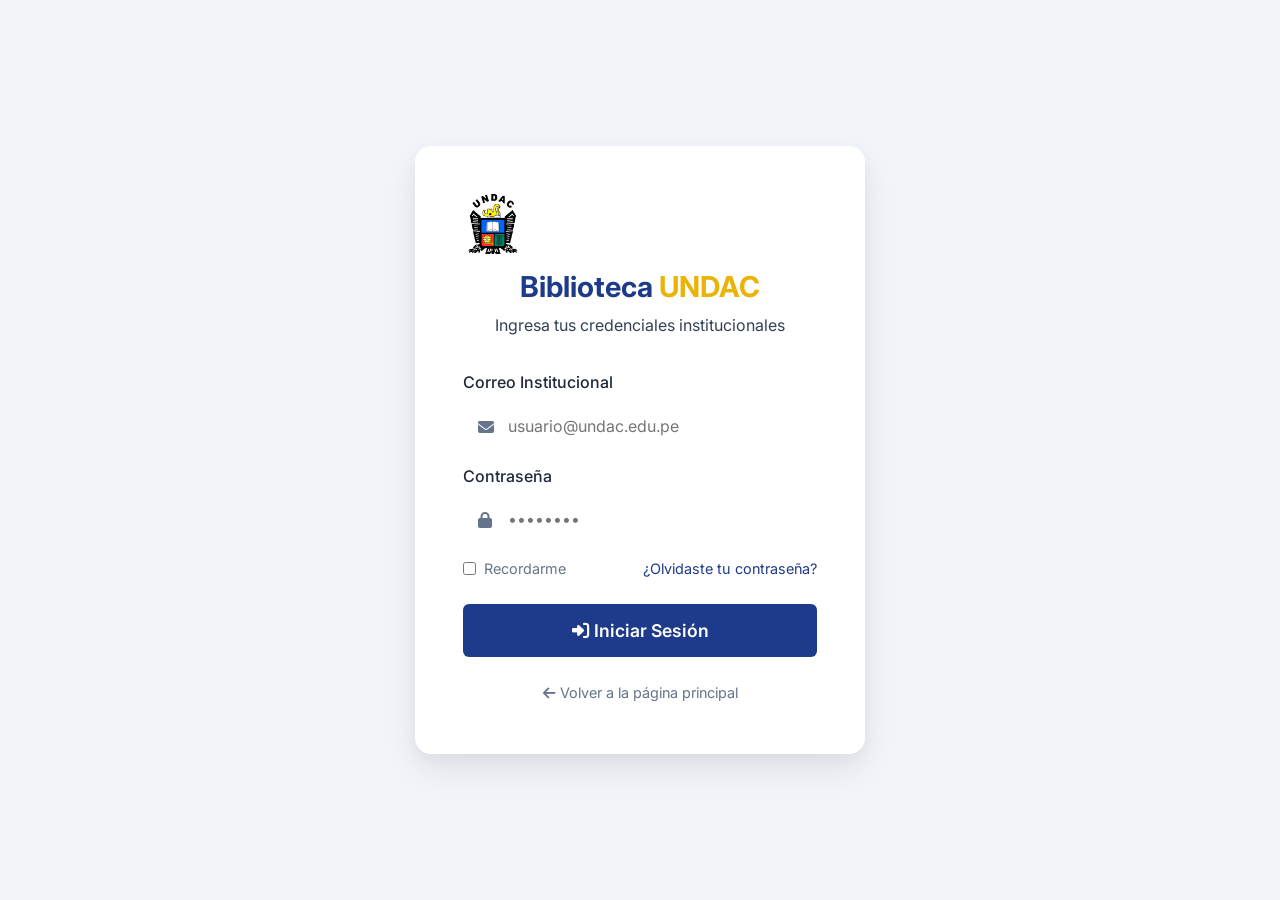
<file: templates/admin-login.html>
<!DOCTYPE html>
<html lang="es">

<head>
    <meta charset="UTF-8">
    <meta name="viewport" content="width=device-width, initial-scale=1.0">
    <title>Acceso Intranet | Sistema de Bibliotecas UNDAC</title>
    <!-- Google Fonts -->
    <link rel="preconnect" href="https://fonts.googleapis.com">
    <link rel="preconnect" href="https://fonts.gstatic.com" crossorigin>
    <link href="https://fonts.googleapis.com/css2?family=Inter:wght@300;400;500;600;700;800&display=swap"
        rel="stylesheet">
    <!-- FontAwesome for Icons -->
    <link rel="stylesheet" href="https://cdnjs.cloudflare.com/ajax/libs/font-awesome/6.4.0/css/all.min.css">
    <!-- Custom CSS -->
    <link rel="stylesheet" href="../static/css/style.css">
    <link rel="stylesheet" href="../static/css/admin.css">
    <!-- Favicon -->
    <link rel="icon" href="../static/assets/img/logo-undac.png" type="image/png">
</head>

<body class="login-body">

    <div class="login-container">
        <div class="login-header">
            <img src="../static/assets/img/logo-undac.png" alt="Logo UNDAC"
                style="height: 60px; width: auto; margin-bottom: 1rem;">
            <h2 class="login-logo">Biblioteca <span>UNDAC</span></h2>
            <p>Ingresa tus credenciales institucionales</p>
        </div>

        <form action="admin-dashboard.html" method="GET">
            <div class="form-group">
                <label for="email">Correo Institucional</label>
                <div style="position: relative;">
                    <i class="fas fa-envelope"
                        style="position: absolute; left: 15px; top: 15px; color: var(--gray-500);"></i>
                    <input type="email" id="email" class="form-control" placeholder="usuario@undac.edu.pe"
                        style="padding-left: 45px;" required>
                </div>
            </div>

            <div class="form-group">
                <label for="password">Contraseña</label>
                <div style="position: relative;">
                    <i class="fas fa-lock"
                        style="position: absolute; left: 15px; top: 15px; color: var(--gray-500);"></i>
                    <input type="password" id="password" class="form-control" placeholder="••••••••"
                        style="padding-left: 45px;" required>
                </div>
            </div>

            <div style="display: flex; justify-content: space-between; margin-bottom: 1.5rem; font-size: 0.9rem;">
                <label
                    style="display: flex; align-items: center; gap: 0.5rem; color: var(--gray-500); cursor: pointer;">
                    <input type="checkbox"> Recordarme
                </label>
                <a href="#" style="color: var(--primary);">¿Olvidaste tu contraseña?</a>
            </div>

            <button type="submit" class="btn btn-primary w-full" style="padding: 1rem; font-size: 1.1rem;"><i
                    class="fas fa-sign-in-alt"></i> Iniciar Sesión</button>
        </form>

        <a href="/" class="back-link"><i class="fas fa-arrow-left"></i> Volver a la página principal</a>
    </div>

</body>

</html>
</file>
<file: static/css/style.css>
/* =========================================
   VARIABLES & DESIGN SYSTEM
   ========================================= */
:root {
  /* Colors */
  --primary: #1E3A8A;
  /* UNDAC Blue Deep */
  --primary-light: #3B82F6;
  --secondary: #FACC15;
  /* Gold/Yellow accent */
  --secondary-dark: #EAB308;
  --dark: #0F172A;
  --light: #F8FAFC;
  --gray-100: #F1F5F9;
  --gray-200: #E2E8F0;
  --gray-500: #64748B;
  --gray-800: #1E293B;
  --text-main: #334155;

  /* Typography */
  --font-family: 'Inter', system-ui, -apple-system, sans-serif;

  /* Shadows */
  --shadow-sm: 0 2px 4px rgba(0, 0, 0, 0.02);
  --shadow-md: 0 4px 12px rgba(0, 0, 0, 0.05), 0 1px 2px rgba(0, 0, 0, 0.03);
  --shadow-lg: 0 15px 35px rgba(0, 0, 0, 0.08), 0 5px 15px rgba(0, 0, 0, 0.04);
  --shadow-hover: 0 20px 40px rgba(0, 0, 0, 0.12), 0 8px 16px rgba(0, 0, 0, 0.06);

  /* Transitions */
  --transition: all 0.3s ease-in-out;

  /* Borders */
  --radius-sm: 0.375rem;
  --radius-md: 0.5rem;
  --radius-lg: 1rem;
}

/* =========================================
   RESET & BASE STYLES
   ========================================= */
* {
  margin: 0;
  padding: 0;
  box-sizing: border-box;
}

body {
  font-family: var(--font-family);
  color: var(--text-main);
  background-color: var(--light);
  line-height: 1.6;
  overflow-x: hidden;
}

a {
  text-decoration: none;
  color: inherit;
  transition: var(--transition);
}

ul {
  list-style: none;
}

img {
  max-width: 100%;
  height: auto;
  display: block;
}

.container {
  width: 100%;
  max-width: 1200px;
  margin: 0 auto;
  padding: 0 1.5rem;
}

/* =========================================
   TYPOGRAPHY & UTILITIES
   ========================================= */
h1,
h2,
h3,
h4,
h5,
h6 {
  color: var(--dark);
  font-weight: 700;
  line-height: 1.2;
}

.section-header {
  text-align: center;
  margin-bottom: 3rem;
}

.section-header h2 {
  font-size: 2.25rem;
  margin-bottom: 0.5rem;
}

.title-line {
  height: 4px;
  width: 60px;
  background-color: var(--secondary);
  margin: 0 auto 1.5rem;
  border-radius: var(--radius-sm);
}

.section-header p {
  color: var(--gray-500);
  font-size: 1.1rem;
}

.bg-light {
  background-color: var(--gray-100);
  padding: 5rem 0;
}

section {
  padding: 5rem 0;
}

.grid-2 {
  display: grid;
  grid-template-columns: repeat(2, 1fr);
  gap: 2rem;
}

.grid-3 {
  display: grid;
  grid-template-columns: repeat(3, 1fr);
  gap: 2rem;
}

.grid-4 {
  display: grid;
  grid-template-columns: repeat(4, 1fr);
  gap: 2rem;
}

/* Buttons */
.btn {
  display: inline-block;
  padding: 0.75rem 1.5rem;
  border-radius: var(--radius-sm);
  font-weight: 600;
  cursor: pointer;
  transition: var(--transition);
  border: none;
  font-family: var(--font-family);
  text-align: center;
}

.btn-primary {
  background-color: var(--primary);
  color: white;
}

.btn-primary:hover {
  background-color: var(--primary-light);
  transform: translateY(-2px);
  box-shadow: var(--shadow-md);
}

.btn-outline {
  background-color: transparent;
  border: 2px solid var(--primary);
  color: var(--primary);
}

.btn-outline:hover {
  background-color: var(--primary);
  color: white;
}

.w-full {
  width: 100%;
}

/* =========================================
   HEADER & NAVBAR
   ========================================= */
.navbar {
  background-color: rgba(255, 255, 255, 0.95); /* Color un poco más sólido */
  position: relative; /* <-- CAMBIO PRINCIPAL */
  width: 100%;
  z-index: 1000;
  box-shadow: var(--shadow-sm);
}

.navbar-container {
  display: flex;
  justify-content: space-between;
  align-items: center;
  height: 80px;
}

.logo {
  display: flex;
  align-items: center;
  gap: 0.5rem;
}

.logo-img {
  max-height: 45px;
  width: auto;
}

.logo h2 {
  font-size: 1.5rem;
  color: var(--primary);
}

.logo span {
  color: var(--secondary-dark);
}

.nav-links {
  display: flex;
  gap: 2rem;
}

.nav-links a {
  font-weight: 500;
  color: var(--gray-800);
  position: relative;
}

.nav-links a:hover,
.nav-links a.active {
  color: var(--primary);
}

.nav-links a::after {
  content: '';
  position: absolute;
  bottom: -4px;
  left: 0;
  width: 0%;
  height: 2px;
  background-color: var(--primary);
  transition: var(--transition);
}

.nav-links a:hover::after,
.nav-links a.active::after {
  width: 100%;
}

.nav-actions {
  display: flex;
  align-items: center;
  gap: 1rem;
}

.menu-toggle {
  display: none;
  font-size: 1.5rem;
  color: var(--primary);
  cursor: pointer;
}

/* =========================================
   MENÚ DESPLEGABLE (DROPDOWN)
   ========================================= */
.nav-dropdown {
  position: relative;
  display: inline-block;
  height: 100%;
}

.nav-dropdown .dropbtn {
  display: flex;
  align-items: center;
  height: 100%;
}

.dropdown-content {
  display: none;
  position: absolute;
  top: 100%; /* Aparece justo debajo del menú */
  left: 0;
  background-color: white;
  min-width: 200px;
  box-shadow: var(--shadow-lg);
  border-radius: var(--radius-sm);
  overflow: hidden;
  z-index: 1000;
  border: 1px solid var(--gray-200);
}

.dropdown-content a {
  color: var(--gray-700);
  padding: 1rem 1.5rem;
  display: flex !important;
  align-items: center;
  gap: 0.75rem;
  font-size: 0.95rem;
  border-bottom: 1px solid var(--gray-100);
}

.dropdown-content a::after {
  display: none; /* Quitamos la línea de abajo que tienen los enlaces normales */
}

.dropdown-content a:last-child {
  border-bottom: none;
}

.dropdown-content a:hover {
  background-color: var(--gray-100);
  color: var(--primary) !important;
  padding-left: 1.8rem; /* Pequeño efecto de movimiento al hacer hover */
}

/* Mostrar el menú al pasar el mouse */
.nav-dropdown:hover .dropdown-content {
  display: block;
  animation: fadeIn 0.3s ease;
}

@keyframes fadeIn {
  from { opacity: 0; transform: translateY(-10px); }
  to { opacity: 1; transform: translateY(0); }
}

/* =========================================
   HERO SECTION
   ========================================= */
.hero {
  position: relative;
  height: 90vh;
  min-height: 600px;
  display: flex;
  align-items: center;
  background-image: url('https://images.unsplash.com/photo-1541339907198-e08756dedf3f?ixlib=rb-4.0.3&auto=format&fit=crop&w=1920&q=80');
  background-position: center;
  background-size: cover;
  background-attachment: fixed;
  margin-top: 0;
  /* Offset for fixed header */
}

.hero-overlay {
  position: absolute;
  top: 0;
  left: 0;
  width: 100%;
  height: 100%;
  background: linear-gradient(to right, rgba(15, 23, 42, 0.9), rgba(30, 58, 138, 0.6));
}

.hero-content {
  position: relative;
  z-index: 1;
  color: white;
  max-width: 800px;
}

.hero h1 {
  font-size: 3.5rem;
  color: white;
  margin-bottom: 1rem;
  animation: fadeUp 1s ease-out;
}

.hero p {
  font-size: 1.25rem;
  margin-bottom: 2.5rem;
  color: var(--gray-200);
  max-width: 600px;
  animation: fadeUp 1s ease-out 0.2s both;
}

/* Search Box in Hero */
.search-box {
  background: rgba(255, 255, 255, 0.98);
  border-radius: var(--radius-lg);
  padding: 1rem;
  box-shadow: var(--shadow-lg);
  animation: fadeUp 1s ease-out 0.4s both;
  backdrop-filter: blur(10px);
}

.search-tabs {
  display: flex;
  border-bottom: 1px solid var(--gray-200);
  margin-bottom: 1rem;
  padding: 0 1rem;
}

.search-tabs button {
  background: none;
  border: none;
  padding: 0.75rem 1.5rem;
  font-size: 0.9rem;
  font-weight: 600;
  color: var(--gray-500);
  cursor: pointer;
  border-bottom: 2px solid transparent;
  margin-bottom: -1px;
}

.search-tabs button.active {
  color: var(--primary);
  border-bottom-color: var(--primary);
}

.search-input-container {
  display: flex;
  padding: 0 0.5rem 0.5rem;
  gap: 0.5rem;
}

.search-input-container input {
  flex: 1;
  padding: 1.25rem 1.5rem;
  border: 1px solid var(--gray-200);
  border-radius: var(--radius-md);
  font-size: 1.05rem;
  background-color: var(--gray-100);
  font-family: inherit;
  outline: none;
  transition: var(--transition);
}

.search-input-container input:focus {
  border-color: var(--primary);
  box-shadow: 0 0 0 4px rgba(59, 130, 246, 0.15);
  background-color: white;
}

/* =========================================
   QUICK LINKS SECTION
   ========================================= */
.quick-links {
  position: relative;
  z-index: 10;
  padding-bottom: 5rem;
  background: linear-gradient(to bottom, #1E293B, var(--light) 250px);
  padding-top: 4rem;
}

.quick-card {
  background: white;
  padding: 2rem;
  border-radius: var(--radius-md);
  box-shadow: var(--shadow-md);
  text-align: center;
  transition: var(--transition);
  border-top: 4px solid transparent;
}

.quick-card:hover {
  transform: translateY(-10px);
  box-shadow: var(--shadow-hover);
  border-top-color: var(--secondary);
}

.icon-wrapper {
  width: 70px;
  height: 70px;
  background-color: rgba(30, 58, 138, 0.05);
  border-radius: 50%;
  display: flex;
  align-items: center;
  justify-content: center;
  margin: 0 auto 1.5rem;
  transition: var(--transition);
}

.quick-card:hover .icon-wrapper {
  background-color: var(--primary);
  color: white;
}

.icon-wrapper i {
  font-size: 1.75rem;
  color: var(--primary);
  transition: var(--transition);
}

.quick-card:hover .icon-wrapper i {
  color: var(--secondary);
}

.quick-card h3 {
  font-size: 1.25rem;
  margin-bottom: 0.75rem;
}

.quick-card p {
  color: var(--gray-500);
  font-size: 0.95rem;
}

/* =========================================
   SERVICES SECTION
   ========================================= */
.service-card {
  background: white;
  border-radius: var(--radius-md);
  overflow: hidden;
  box-shadow: var(--shadow-md);
  transition: var(--transition);
  height: 100%;
  display: flex;
  flex-direction: column;
}

.service-card:hover {
  transform: translateY(-5px);
  box-shadow: var(--shadow-hover);
}

.service-card img {
  width: 100%;
  height: 200px;
  object-fit: cover;
  transition: transform 0.5s ease;
}

.service-card:hover img {
  transform: scale(1.05);
}

.service-content {
  padding: 1.5rem;
  flex: 1;
  display: flex;
  flex-direction: column;
}

.service-content h3 {
  margin-bottom: 0.75rem;
  font-size: 1.25rem;
}

.service-content p {
  color: var(--gray-500);
  margin-bottom: 1.5rem;
  flex: 1;
}

.btn-link {
  color: var(--primary);
  font-weight: 600;
  display: inline-flex;
  align-items: center;
  gap: 0.5rem;
}

.btn-link i {
  transition: transform 0.3s ease;
}

.btn-link:hover i {
  transform: translateX(5px);
}

/* =========================================
   NEWS & EVENTS SECTION
   ========================================= */
.news-main {
  background: white;
  border-radius: var(--radius-md);
  overflow: hidden;
  box-shadow: var(--shadow-md);
  transition: var(--transition);
}

.news-main:hover {
  box-shadow: var(--shadow-hover);
}

.news-img {
  height: 300px;
  background-position: center;
  background-size: cover;
}

.news-content {
  padding: 2rem;
}

.badge {
  display: inline-block;
  padding: 0.25rem 0.75rem;
  border-radius: 50px;
  font-size: 0.75rem;
  font-weight: 700;
  text-transform: uppercase;
  background-color: var(--primary);
  color: white;
  margin-bottom: 1rem;
}

.badge-outline {
  background-color: transparent;
  border: 1px solid var(--primary);
  color: var(--primary);
}

.news-main h3 {
  font-size: 1.5rem;
  margin-bottom: 1rem;
}

.news-main p {
  color: var(--gray-500);
  margin-bottom: 1rem;
}

.date {
  font-size: 0.9rem;
  color: var(--gray-500);
  font-weight: 500;
}

.news-list {
  display: flex;
  flex-direction: column;
  gap: 1rem;
}

.news-item {
  display: flex;
  background: white;
  border-radius: var(--radius-md);
  overflow: hidden;
  box-shadow: var(--shadow-sm);
}

.news-item:hover {
  box-shadow: var(--shadow-md);
  transform: translateX(5px);
}

.news-item-img {
  width: 120px;
  min-height: 120px;
  background-position: center;
  background-size: cover;
}

.news-item-content {
  padding: 1rem 1.5rem;
  flex: 1;
}

.news-item-content h4 {
  font-size: 1.1rem;
  margin: 0.5rem 0;
}

.view-all {
  margin-top: 1rem;
}

/* =========================================
   FOOTER
   ========================================= */
.footer {
  background-color: var(--dark);
  color: var(--gray-200);
  padding-top: 4rem;
}

.footer-top {
  margin-bottom: 3rem;
}

.footer-logo {
  color: white;
  margin-bottom: 1rem;
}

.footer-logo span {
  color: var(--secondary);
}

.footer-col h3 {
  color: white;
  font-size: 1.25rem;
  margin-bottom: 1.5rem;
  position: relative;
  padding-bottom: 0.5rem;
}

.footer-col h3::after {
  content: '';
  position: absolute;
  bottom: 0;
  left: 0;
  width: 30px;
  height: 2px;
  background-color: var(--secondary);
}

.footer-col p {
  margin-bottom: 1rem;
  color: var(--gray-200);
}

.footer-col ul {
  display: flex;
  flex-direction: column;
  gap: 0.75rem;
}

.footer-col ul a {
  color: var(--gray-200);
}

.footer-col ul a:hover {
  color: var(--secondary);
  padding-left: 5px;
}

.footer-col li i {
  margin-right: 0.5rem;
  color: var(--secondary);
}

.social-links {
  display: flex;
  gap: 1rem;
  margin-top: 1.5rem;
}

.social-links a {
  width: 36px;
  height: 36px;
  background-color: rgba(255, 255, 255, 0.1);
  display: flex;
  align-items: center;
  justify-content: center;
  border-radius: 50%;
  color: white;
}

.social-links a:hover {
  background-color: var(--secondary);
  color: var(--dark);
  transform: translateY(-3px);
}

.footer-bottom {
  border-top: 1px solid rgba(255, 255, 255, 0.1);
  padding: 1.5rem 0;
  display: flex;
  justify-content: space-between;
  align-items: center;
  font-size: 0.9rem;
  color: var(--gray-500);
}

.footer-bottom-links {
  display: flex;
  gap: 1.5rem;
}

.footer-bottom-links a:hover {
  color: white;
}

/* =========================================
   ANIMATIONS
   ========================================= */
@keyframes fadeUp {
  from {
    opacity: 0;
    transform: translateY(20px);
  }

  to {
    opacity: 1;
    transform: translateY(0);
  }
}

/* =========================================
   RESPONSIVE DESIGN
   ========================================= */
@media (max-width: 1024px) {
  .grid-4 {
    grid-template-columns: repeat(2, 1fr);
  }

  .grid-3 {
    grid-template-columns: repeat(2, 1fr);
  }
}

@media (max-width: 768px) {

  .grid-2,
  .grid-3,
  .grid-4 {
    grid-template-columns: 1fr;
  }

  .nav-links,
  .nav-actions .btn {
    display: none;
  }

  .menu-toggle {
    display: block;
  }

  .hero h1 {
    font-size: 2.5rem;
  }

  .hero p {
    font-size: 1.1rem;
  }

  .quick-links {
    margin-top: 2rem;
    padding-bottom: 2rem;
  }

  .footer-bottom {
    flex-direction: column;
    gap: 1rem;
    text-align: center;
  }
}

@media (max-width: 480px) {
  .hero h1 {
    font-size: 2rem;
  }

  .search-tabs {
    display: none;
  }

  /* Simplified search on mobile */
  .search-input-container {
    flex-direction: column;
  }

  .news-item {
    flex-direction: column;
  }

  .news-item-img {
    width: 100%;
    height: 200px;
  }
}


/* =========================================
   CATALOGO & LIBRO DETALLE
   ========================================= */
.page-header {
  background-color: var(--primary);
  color: white;
  padding: 60px 0;
  text-align: center;
}

.page-header h1 {
  color: white;
  margin-bottom: 1rem;
}

.page-header p {
  color: var(--gray-200);
  max-width: 600px;
  margin: 0 auto;
}

.catalog-section {
  padding: 4rem 0;
}

.catalog-container {
  display: flex;
  gap: 2rem;
}

.sidebar {
  width: 280px;
  flex-shrink: 0;
}

.catalog-main {
  flex: 1;
}

.filter-box {
  background: white;
  padding: 1.5rem;
  border-radius: var(--radius-md);
  box-shadow: var(--shadow-sm);
  margin-bottom: 1.5rem;
}

.filter-box h3 {
  margin-bottom: 1rem;
  font-size: 1.1rem;
  border-bottom: 1px solid var(--gray-200);
  padding-bottom: 0.5rem;
}

.filter-box ul {
  display: flex;
  flex-direction: column;
  gap: 0.5rem;
}

.filter-box label {
  display: flex;
  align-items: center;
  gap: 0.5rem;
  cursor: pointer;
}

.catalog-header-actions {
  display: flex;
  justify-content: space-between;
  align-items: center;
  margin-bottom: 2rem;
}

.book-card {
  background: white;
  border-radius: var(--radius-md);
  overflow: hidden;
  box-shadow: var(--shadow-sm);
  transition: var(--transition);
  display: flex;
  flex-direction: column;
  position: relative;
}

.book-card:hover {
  transform: translateY(-5px);
  box-shadow: var(--shadow-hover);
}

.book-card img {
  transition: transform 0.5s ease;
  width: 100%;
  height: 280px;
  object-fit: cover;
}

.book-card:hover img {
  transform: scale(1.05);
}

.book-badge-disponible {
  position: absolute;
  top: 10px;
  right: 10px;
  background: var(--secondary);
  color: var(--dark);
  padding: 0.25rem 0.5rem;
  font-size: 0.75rem;
  font-weight: bold;
  border-radius: var(--radius-sm);
  z-index: 2;
}

.book-badge-prestado {
  position: absolute;
  top: 10px;
  right: 10px;
  background: #ef4444;
  color: white;
  padding: 0.25rem 0.5rem;
  font-size: 0.75rem;
  font-weight: bold;
  border-radius: var(--radius-sm);
  z-index: 2;
}

.book-card-content {
  padding: 1.5rem;
  flex: 1;
  display: flex;
  flex-direction: column;
  z-index: 1;
  background: white;
}

.book-card-category {
  color: var(--primary);
  font-size: 0.8rem;
  font-weight: 600;
  text-transform: uppercase;
  margin-bottom: 0.5rem;
}

.book-card-title {
  font-size: 1.1rem;
  margin-bottom: 0.5rem;
}

.book-card-author {
  color: var(--gray-500);
  font-size: 0.9rem;
  margin-bottom: 1rem;
  flex: 1;
}

.pagination {
  display: flex;
  justify-content: center;
  gap: 0.5rem;
}

.page-btn {
  width: 40px;
  height: 40px;
  display: flex;
  align-items: center;
  justify-content: center;
  background: white;
  border: 1px solid var(--gray-200);
  border-radius: var(--radius-sm);
  color: var(--gray-500);
}

.page-btn.active {
  background: var(--primary);
  border: 1px solid var(--primary);
  color: white;
  font-weight: bold;
}

@media (max-width: 768px) {
  .catalog-container {
    flex-direction: column;
  }

  .sidebar {
    width: 100% !important;
  }
}

/* Book Detail */
.breadcrumb {
  background: var(--light);
  padding: 40px 0 20px;
  border-bottom: 1px solid var(--gray-200);
  font-size: 0.9rem;
  color: var(--gray-500);
}

.breadcrumb a {
  color: var(--primary);
}

.breadcrumb i {
  font-size: 0.7rem;
  margin: 0 0.5rem;
}

.breadcrumb span.current {
  color: var(--dark);
}

.book-detail-section {
  padding: 4rem 0;
}

.book-detail-grid {
  align-items: start;
  gap: 4rem;
}

.book-sticky-sidebar {
  position: sticky;
  top: 120px;
}

.book-cover-panel {
  background: white;
  padding: 2rem;
  border-radius: var(--radius-md);
  box-shadow: var(--shadow-md);
  text-align: center;
  margin-bottom: 2rem;
}

.book-cover-panel img {
  max-width: 100%;
  height: auto;
  border-radius: var(--radius-sm);
  box-shadow: var(--shadow-sm);
  margin: 0 auto 1.5rem;
}

.book-status {
  display: inline-block;
  background: var(--secondary);
  color: var(--dark);
  padding: 0.5rem 1rem;
  font-weight: bold;
  border-radius: var(--radius-sm);
  margin-bottom: 1.5rem;
}

.book-info-category {
  color: var(--primary);
  font-weight: 600;
  text-transform: uppercase;
  letter-spacing: 1px;
}

.book-info-title {
  font-size: 2.5rem;
  margin: 0.5rem 0 1rem;
}

.book-info-author {
  font-size: 1.2rem;
  color: var(--gray-500);
  margin-bottom: 2rem;
}

.book-info-panel {
  background: white;
  border-radius: var(--radius-md);
  box-shadow: var(--shadow-sm);
  padding: 2rem;
  margin-bottom: 2rem;
}

.book-info-panel h3 {
  margin-bottom: 1rem;
  border-bottom: 1px solid var(--gray-200);
  padding-bottom: 0.5rem;
}

.book-info-panel p {
  color: var(--gray-500);
  line-height: 1.8;
}

.book-details-grid {
  display: grid;
  grid-template-columns: 1fr 2fr;
  gap: 1rem;
  font-size: 0.95rem;
}

.book-details-label {
  color: var(--gray-500);
  font-weight: 600;
}


/* =========================================
   TOP BAR (ENLACES INSTITUCIONALES)
   ========================================= */
.top-bar {
  background-color: var(--primary);
  color: white;
  padding: 0.5rem 0;
  font-size: 0.8rem;
}

.top-bar .container {
  display: flex;
  justify-content: space-between;
  align-items: center;
}

.top-bar-links {
  display: flex;
  gap: 1.5rem;
  align-items: center;
  overflow-x: auto;
  white-space: nowrap;
  padding-bottom: 2px;
}

.top-bar-links::-webkit-scrollbar {
  display: none;
}

.top-bar-links a {
  color: rgba(255, 255, 255, 0.9);
  display: flex;
  align-items: center;
  gap: 0.4rem;
  transition: var(--transition);
}

.top-bar-links a:hover {
  color: var(--secondary);
}

.top-bar-links a.pagalo-link {
  background-color: #EF4444;
  color: white;
  padding: 0.2rem 0.6rem;
  border-radius: var(--radius-sm);
  font-weight: 600;
}

.top-bar-links a.pagalo-link:hover {
  background-color: #DC2626;
  color: white;
}

.top-bar-social {
  display: flex;
  gap: 1rem;
  align-items: center;
}

.top-bar-social a {
  color: white;
  opacity: 0.8;
  transition: var(--transition);
}

.top-bar-social a:hover {
  opacity: 1;
  color: var(--secondary);
}

/* Ajuste del navbar cuando hay top-bar 
.navbar.has-top-bar {
  top: 38px;
}*/

@media (max-width: 768px) {
  .top-bar .container {
    flex-direction: column;
    gap: 0.5rem;
  }

  .navbar.has-top-bar {
    top: 68px;
  }
}


/* =========================================
   CARRUSEL SWIPER
   ========================================= */
.swiper-container {
  width: 100%;
  padding: 2rem 0;
  overflow: hidden;
}

.swiper-slide {
  height: auto;
  display: flex;
  justify-content: center;
}

.swiper-pagination-bullet-active {
  background: var(--secondary);
}

.swiper-button-next,
.swiper-button-prev {
  color: var(--primary);
  background: white;
  width: 40px;
  height: 40px;
  border-radius: 50%;
  box-shadow: 0 4px 6px rgba(0, 0, 0, 0.1);
}

.swiper-button-next::after,
.swiper-button-prev::after {
  font-size: 1.2rem;
  font-weight: bold;
}

/* =========================================
   BÚSQUEDA INTELIGENTE DROPDOWN
   ========================================= */
.search-input-container {
  position: relative;
}

.search-dropdown {
  position: absolute;
  top: calc(100% + 5px);
  left: 0;
  right: 0;
  background: white;
  border-radius: var(--radius-md);
  box-shadow: var(--shadow-lg);
  z-index: 100;
  display: none;
  overflow: hidden;
}

.search-dropdown.active {
  display: block;
  animation: fadeIn 0.3s ease;
}

.search-dropdown ul {
  list-style: none;
}

.search-dropdown li {
  padding: 0.75rem 1rem;
  cursor: pointer;
  border-bottom: 1px solid var(--gray-100);
  color: var(--gray-700);
  transition: var(--transition);
  display: flex;
  align-items: center;
  gap: 0.5rem;
  text-align: left;
}

.search-dropdown li:last-child {
  border-bottom: none;
}

.search-dropdown li:hover {
  background: var(--gray-100);
  color: var(--primary);
}

.search-dropdown li i {
  color: var(--gray-500);
}

/* Animación desvanecimiento para filtros (Catálogo) */
.book-card {
  transition: opacity 0.4s ease, transform 0.4s ease;
  display: block;
}

.book-card.hidden {
  opacity: 0;
  transform: scale(0.95);
  pointer-events: none;
  position: absolute;
  visibility: hidden;
}

/* =========================================
   SCROLLED NAVBAR FIX
   ========================================= */
.navbar.scrolled {
  background-color: #ffffff !important;
  box-shadow: var(--shadow-md) !important;
  padding: 0.5rem 0 !important;
}

.navbar.scrolled .nav-links a {
  color: var(--gray-700) !important;
}

.navbar.scrolled .nav-links a:hover,
.navbar.scrolled .nav-links a.active {
  color: var(--primary) !important;
}

.navbar.scrolled .logo h2 {
  color: var(--primary) !important;
}

.navbar.scrolled .logo-img {
  filter: none !important;
}

/* =========================================
   VIDEOTECA (ESTILO USIL / NETFLIX)
   ========================================= */
.videoteca-body {
  background-color: #0b0f19;
  /* Fondo oscuro elegante */
  color: white;
}

.videoteca-hero {
  position: relative;
  width: 100%;
  height: 60vh;
  display: flex;
  align-items: center;
  justify-content: center;
  background: url('https://images.unsplash.com/photo-1516321497487-e288fb19713f?ixlib=rb-4.0.3&auto=format&fit=crop&w=1920&q=80') center/cover no-repeat;
}

.videoteca-hero::before {
  content: '';
  position: absolute;
  top: 0;
  left: 0;
  width: 100%;
  height: 100%;
  background: linear-gradient(to top, #0b0f19 0%, rgba(11, 15, 25, 0.4) 100%);
}

.videoteca-hero-content {
  position: relative;
  z-index: 2;
  text-align: center;
  max-width: 800px;
  padding: 2rem;
}

.videoteca-hero-content h1 {
  font-size: 3rem;
  font-weight: 800;
  margin-bottom: 1rem;
  text-shadow: 0 4px 10px rgba(0, 0, 0, 0.5);
}

.play-btn-large {
  background-color: var(--primary);
  color: white;
  border: none;
  border-radius: 50px;
  padding: 1rem 2.5rem;
  font-size: 1.25rem;
  font-weight: bold;
  cursor: pointer;
  display: inline-flex;
  align-items: center;
  gap: 0.75rem;
  box-shadow: 0 4px 15px rgba(29, 78, 216, 0.4);
  transition: transform 0.3s ease, background 0.3s ease;
}

.play-btn-large:hover {
  transform: scale(1.05);
  background-color: #1e40af;
}

/* Grilla de videos */
.video-section {
  padding: 4rem 0;
}

.video-section h2 {
  font-size: 1.75rem;
  margin-bottom: 2rem;
  border-left: 4px solid var(--secondary);
  padding-left: 1rem;
}

.video-grid {
  display: grid;
  grid-template-columns: repeat(auto-fill, minmax(280px, 1fr));
  gap: 1.5rem;
}

.video-card {
  background: #1e293b;
  border-radius: 8px;
  overflow: hidden;
  transition: transform 0.3s ease, box-shadow 0.3s ease;
  cursor: pointer;
}

.video-card:hover {
  transform: translateY(-5px);
  box-shadow: 0 10px 20px rgba(0, 0, 0, 0.3);
}

.video-thumb {
  position: relative;
  width: 100%;
  aspect-ratio: 16/9;
}

.video-thumb img {
  width: 100%;
  height: 100%;
  object-fit: cover;
}

.video-duration {
  position: absolute;
  bottom: 8px;
  right: 8px;
  background: rgba(0, 0, 0, 0.8);
  color: white;
  padding: 0.2rem 0.5rem;
  border-radius: 4px;
  font-size: 0.8rem;
}

.video-play-icon {
  position: absolute;
  top: 50%;
  left: 50%;
  transform: translate(-50%, -50%);
  background: rgba(29, 78, 216, 0.8);
  color: white;
  width: 40px;
  height: 40px;
  border-radius: 50%;
  display: flex;
  align-items: center;
  justify-content: center;
  opacity: 0;
  transition: opacity 0.3s ease;
}

.video-card:hover .video-play-icon {
  opacity: 1;
}

.video-info {
  padding: 1rem;
}

.video-info h3 {
  font-size: 1.1rem;
  margin-bottom: 0.5rem;
  line-height: 1.3;
}

.video-info p {
  color: #94a3b8;
  font-size: 0.9rem;
}
/* =========================================
   VIDEOTECA NAVBAR & UTILS
   ========================================= */
.videoteca-navbar { background-color: #0f172a !important; border-bottom: 1px solid #1e293b; }
.videoteca-navbar .logo-img { filter: brightness(0) invert(1); }
.videoteca-navbar .logo h2 { color: white; }
.videoteca-navbar .nav-links a { color: #cbd5e1; }
.videoteca-navbar .nav-links a.active { color: white; border-bottom-color: var(--secondary); }
.videoteca-subtitle { color: var(--secondary); font-weight: 700; text-transform: uppercase; letter-spacing: 2px; }
.videoteca-hero-desc { font-size: 1.1rem; margin-bottom: 2rem; color: #e2e8f0; }

.flex-between { display: flex; justify-content: space-between; align-items: center; }
.flex-gap-1 { display: flex; gap: 1rem; flex-wrap: wrap; }
.admin-search-dark { background: #1e293b; max-width: 400px; width: 100%; }
.admin-search-dark input { color: white; }
.admin-search-dark button { background: transparent; color: white; border: none; }
.dark-select { padding: 0.75rem 1rem; border-radius: 8px; background: #1e293b; color: white; border: 1px solid #334155; }

.footer-dark { background-color: #020617; border-top: 1px solid #1e293b; color: #94a3b8; }
.footer-dark-content { display: flex; justify-content: center; align-items: center; padding: 2rem 0; flex-direction: column; gap: 1rem; }
.footer-logo-dim { width: 50px; opacity: 0.5; }
</file>
<file: static/css/admin.css>
/* =========================================
   ADMIN PANEL STYLES
   ========================================= */

body.admin-body {
    background-color: var(--gray-100);
}

.admin-layout {
    display: flex;
    min-height: 100vh;
}

/* Sidebar Admin */
.admin-sidebar {
    width: 260px;
    background-color: var(--dark);
    color: white;
    display: flex;
    flex-direction: column;
    position: fixed;
    height: 100vh;
    left: 0;
    top: 0;
    z-index: 100;
}

.admin-logo {
    padding: 1.5rem;
    border-bottom: 1px solid rgba(255, 255, 255, 0.1);
}

.admin-logo h2 {
    color: white;
    font-size: 1.25rem;
}

.admin-logo span {
    color: var(--secondary);
}

.admin-logo-desc {
    font-size: 0.8rem;
    color: var(--gray-500);
}

.admin-nav {
    flex: 1;
    padding: 1.5rem 0;
    display: flex;
    flex-direction: column;
    gap: 0.5rem;
}

.admin-nav a {
    display: flex;
    align-items: center;
    gap: 1rem;
    padding: 0.75rem 1.5rem;
    color: var(--gray-200);
    transition: var(--transition);
}

.admin-nav a:hover,
.admin-nav a.active {
    background-color: rgba(255, 255, 255, 0.1);
    color: var(--secondary);
    border-left: 4px solid var(--secondary);
}

.admin-nav a i {
    width: 20px;
    text-align: center;
}

.admin-user {
    padding: 1.5rem;
    border-top: 1px solid rgba(255, 255, 255, 0.1);
    display: flex;
    align-items: center;
    gap: 1rem;
}

.user-avatar {
    width: 40px;
    height: 40px;
    background-color: var(--primary);
    border-radius: 50%;
    display: flex;
    align-items: center;
    justify-content: center;
    font-weight: bold;
    color: white;
}

.user-info p {
    font-weight: 600;
    font-size: 0.9rem;
}

.user-info a {
    color: var(--gray-500);
    font-size: 0.8rem;
    display: flex;
    align-items: center;
    gap: 0.25rem;
    margin-top: 0.25rem;
}

/* Main Content Admin */
.admin-main {
    flex: 1;
    margin-left: 260px;
    padding: 2rem;
}

.admin-header {
    display: flex;
    justify-content: space-between;
    align-items: center;
    margin-bottom: 2rem;
    background: white;
    padding: 1rem 2rem;
    border-radius: var(--radius-md);
    box-shadow: var(--shadow-sm);
}

.admin-header-title h2 {
    font-size: 1.5rem;
    margin-bottom: 0.25rem;
}

.admin-header-title p {
    color: var(--gray-500);
    font-size: 0.9rem;
}

/* Stat Cards */
.stat-grid {
    display: grid;
    grid-template-columns: repeat(4, 1fr);
    gap: 1.5rem;
    margin-bottom: 2rem;
}

.stat-card {
    background: white;
    padding: 1.5rem;
    border-radius: var(--radius-md);
    box-shadow: var(--shadow-sm);
    display: flex;
    align-items: center;
    justify-content: space-between;
    border-left: 4px solid var(--primary);
}

.stat-info h4 {
    color: var(--gray-500);
    font-size: 0.9rem;
    margin-bottom: 0.5rem;
    font-weight: 500;
}

.stat-info p {
    font-size: 1.75rem;
    font-weight: 700;
    color: var(--dark);
}

.stat-icon {
    width: 50px;
    height: 50px;
    background-color: rgba(30, 58, 138, 0.1);
    border-radius: 50%;
    display: flex;
    align-items: center;
    justify-content: center;
    color: var(--primary);
    font-size: 1.5rem;
}

.stat-card.stat-success {
    border-left-color: #10B981;
}

.stat-card.stat-success .stat-icon {
    background-color: rgba(16, 185, 129, 0.1);
    color: #10B981;
}

.stat-card.stat-warning {
    border-left-color: #F59E0B;
}

.stat-card.stat-warning .stat-icon {
    background-color: rgba(245, 158, 11, 0.1);
    color: #F59E0B;
}

.stat-card.stat-danger {
    border-left-color: #EF4444;
}

.stat-card.stat-danger .stat-icon {
    background-color: rgba(239, 68, 68, 0.1);
    color: #EF4444;
}

/* Panels and Tables */
.admin-panel {
    background: white;
    border-radius: var(--radius-md);
    box-shadow: var(--shadow-sm);
    padding: 1.5rem;
    margin-bottom: 2rem;
}

.panel-header {
    display: flex;
    justify-content: space-between;
    align-items: center;
    margin-bottom: 1.5rem;
    padding-bottom: 1rem;
    border-bottom: 1px solid var(--gray-200);
}

.panel-header h3 {
    font-size: 1.1rem;
}

.panel-header a {
    color: var(--primary);
    font-size: 0.9rem;
    font-weight: 500;
}

.panel-header-actions {
    display: flex;
    justify-content: space-between;
    align-items: center;
    margin-bottom: 2rem;
}

.search-admin {
    display: flex;
    gap: 0.5rem;
    width: 400px;
}

.search-admin input {
    flex: 1;
    padding: 0.75rem 1rem;
    border: 1px solid var(--gray-200);
    border-radius: var(--radius-sm);
    outline: none;
}

.search-admin input:focus {
    border-color: var(--primary);
    box-shadow: 0 0 0 3px rgba(30, 58, 138, 0.1);
}

/* Tables */
.admin-table {
    width: 100%;
    border-collapse: collapse;
}

.admin-table th,
.admin-table td {
    padding: 1.2rem 1rem;
    text-align: left;
    border-bottom: 1px solid var(--gray-200);
}

.admin-table th {
    color: var(--gray-500);
    font-weight: 600;
    font-size: 0.9rem;
    text-transform: uppercase;
    letter-spacing: 0.5px;
    background: var(--gray-100);
}

.admin-table tr:hover {
    background-color: #F8FAFC;
}

.status-badge {
    padding: 0.25rem 0.75rem;
    border-radius: 50px;
    font-size: 0.8rem;
    font-weight: 600;
}

.status-active {
    background-color: #D1FAE5;
    color: #065F46;
}

.status-pending {
    background-color: #FEF3C7;
    color: #92400E;
}

.action-btns {
    display: flex;
    gap: 0.5rem;
}

.btn-icon {
    width: 32px;
    height: 32px;
    border-radius: var(--radius-sm);
    border: none;
    cursor: pointer;
    display: flex;
    align-items: center;
    justify-content: center;
    transition: var(--transition);
}

.btn-edit {
    background-color: #E0E7FF;
    color: var(--primary);
}

.btn-edit:hover {
    background-color: var(--primary);
    color: white;
}

.btn-delete {
    background-color: #FEE2E2;
    color: #EF4444;
}

.btn-delete:hover {
    background-color: #EF4444;
    color: white;
}

.book-img-thumb {
    width: 40px;
    height: 55px;
    object-fit: cover;
    border-radius: 4px;
    box-shadow: var(--shadow-sm);
}

/* Login Admin */
.login-body {
    background-color: var(--gray-100);
    display: flex;
    align-items: center;
    justify-content: center;
    min-height: 100vh;
}

.login-container {
    width: 100%;
    max-width: 450px;
    background: white;
    border-radius: var(--radius-lg);
    padding: 3rem;
    box-shadow: var(--shadow-lg);
    animation: fadeUp 0.5s ease-out;
}

.login-header {
    text-align: center;
    margin-bottom: 2rem;
}

.login-logo {
    color: var(--primary);
    font-size: 1.8rem;
    margin-bottom: 0.5rem;
}

.login-logo span {
    color: var(--secondary-dark);
}

.form-group {
    margin-bottom: 1.5rem;
}

.form-group label {
    display: block;
    margin-bottom: 0.5rem;
    font-weight: 500;
    color: var(--gray-800);
}

.form-control {
    width: 100%;
    padding: 0.8rem 1rem;
    border: 1px solid var(--gray-200);
    border-radius: var(--radius-sm);
    font-family: inherit;
    font-size: 1rem;
    outline: none;
    transition: var(--transition);
}

.form-control:focus {
    border-color: var(--primary);
    box-shadow: 0 0 0 3px rgba(30, 58, 138, 0.1);
}

.back-link {
    display: inline-block;
    margin-top: 1.5rem;
    text-align: center;
    width: 100%;
    color: var(--gray-500);
    font-size: 0.9rem;
}

.back-link:hover {
    color: var(--primary);
}

/* Pagination Admin */
.admin-pagination {
    display: flex;
    justify-content: space-between;
    align-items: center;
    margin-top: 2rem;
    border-top: 1px solid var(--gray-200);
    padding-top: 1.5rem;
}

.admin-pagination p {
    color: var(--gray-500);
    font-size: 0.9rem;
}

.admin-pagination-btns {
    display: flex;
    gap: 0.5rem;
}

.admin-btn-page {
    padding: 0.5rem 1rem;
    font-size: 0.9rem;
}

.admin-btn-page.active {
    background: var(--primary);
    color: white;
}
/* =========================================
   VENTANA MODAL (POP-UP)
   ========================================= */
.modal-overlay {
    position: fixed; top: 0; left: 0; width: 100%; height: 100%;
    background: rgba(0, 0, 0, 0.5); backdrop-filter: blur(4px);
    display: none; justify-content: center; align-items: center;
    z-index: 1000; opacity: 0; transition: opacity 0.3s ease;
}
.modal-overlay.active { display: flex; opacity: 1; }
.modal-container {
    background: white; width: 100%; max-width: 500px;
    border-radius: var(--radius-md); box-shadow: var(--shadow-xl);
    transform: scale(0.9); transition: transform 0.3s ease;
    overflow: hidden;
}
.modal-overlay.active .modal-container { transform: scale(1); }
.modal-header {
    background: var(--gray-50); padding: 1.5rem;
    border-bottom: 1px solid var(--gray-200);
    display: flex; justify-content: space-between; align-items: center;
}
.modal-header h3 { font-size: 1.25rem; font-weight: 600; margin: 0; color: var(--gray-800); }
.modal-close {
    background: none; border: none; font-size: 1.5rem; color: var(--gray-500);
    cursor: pointer; transition: color 0.2s;
}
.modal-close:hover { color: var(--danger); }
.modal-body { padding: 1.5rem; max-height: 70vh; overflow-y: auto; }
.modal-footer {
    padding: 1rem 1.5rem; border-top: 1px solid var(--gray-200);
    display: flex; justify-content: flex-end; gap: 1rem; background: var(--gray-50);
}

/* =========================================
   FORMULARIOS
   ========================================= */
.form-group { margin-bottom: 1rem; }
.form-label { display: block; margin-bottom: 0.5rem; font-weight: 500; }
.form-control { width: 100%; padding: 0.75rem; border: 1px solid var(--gray-300); border-radius: var(--radius-sm); outline: none; transition: var(--transition); }
.form-control:focus { border-color: var(--primary); box-shadow: 0 0 0 3px rgba(59, 130, 246, 0.1); }
</file>
